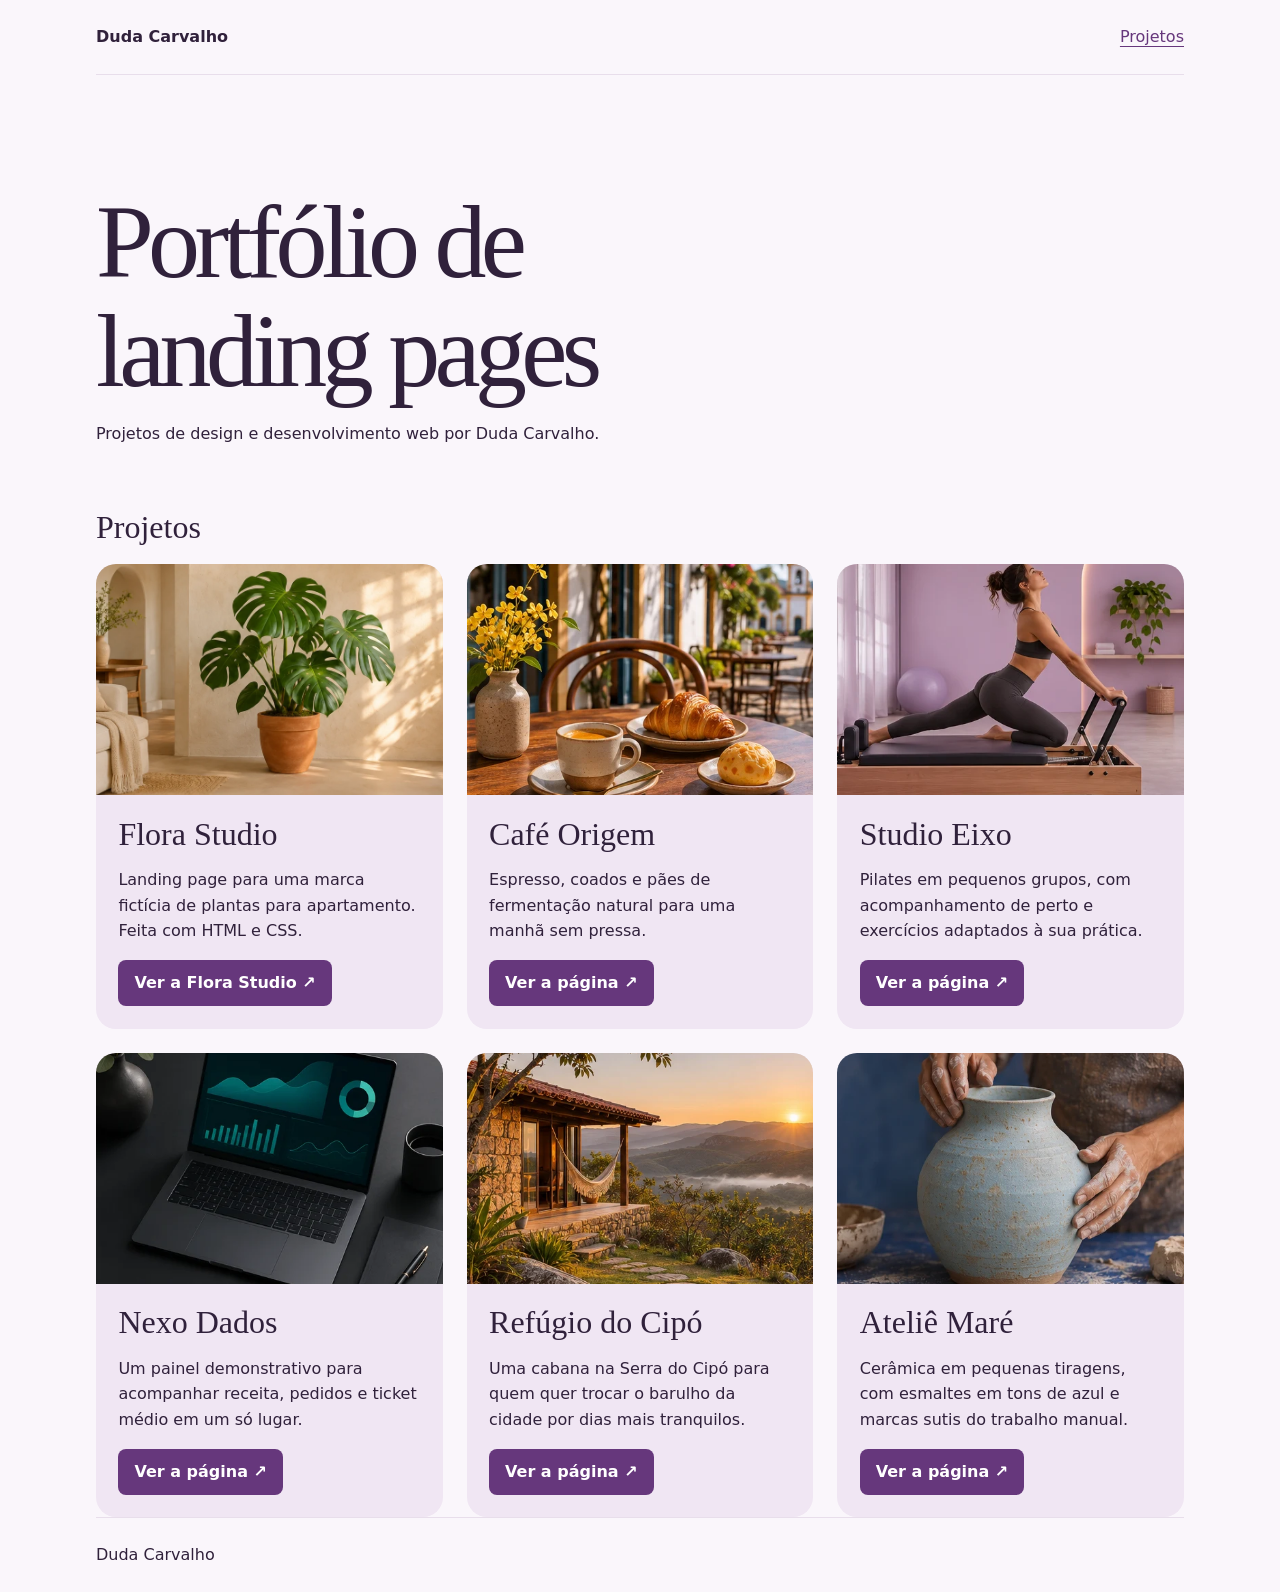
<file: index.html>
<!doctype html>
<html lang="pt-BR">
<head>
  <meta charset="utf-8">
  <meta name="viewport" content="width=device-width, initial-scale=1">
  <meta name="description" content="Portfólio de landing pages de Duda Carvalho.">
  <title>Duda Carvalho | Portfólio de landing pages</title>
  <style>
    * { box-sizing: border-box; }
    body { margin: 0; color: #30213b; background: #faf6fb; font: 1rem/1.6 system-ui, sans-serif; }
    .wrap { width: min(68rem, calc(100% - 2.5rem)); margin: auto; }
    header, footer { padding-block: 1.5rem; }
    header { display: flex; justify-content: space-between; gap: 1rem; border-bottom: 1px solid #e8deeb; }
    a { color: #66377c; text-underline-offset: .23em; }
    a:focus-visible { outline: 2px solid #66377c; outline-offset: 4px; }
    .intro { padding-block: clamp(3rem, 10vw, 7rem) 3rem; }
    h1, h2, h3 { font-family: Georgia, serif; font-weight: normal; line-height: 1.05; margin: 0; }
    h1 { max-width: 13ch; font-size: clamp(3rem, 9vw, 6.5rem); letter-spacing: -.055em; }
    h2 { font-size: 2rem; margin-bottom: 1.25rem; }
    h3 { font-size: 2rem; }
    .projects { display: grid; grid-template-columns: repeat(3, minmax(0, 1fr)); gap: 1.5rem; }
    article { display: grid; grid-template-rows: auto 1fr; background: #f0e6f3; border-radius: 1.25rem; overflow: hidden; }
    .preview { width: 100%; height: auto; aspect-ratio: 3 / 2; object-fit: cover; display: block; }
    .details { display: flex; flex-direction: column; align-items: flex-start; padding: 1.4rem; }
    .details a { margin-top: auto; }
    .sr-only { position: absolute; width: 1px; height: 1px; overflow: hidden; clip-path: inset(50%); white-space: nowrap; }
    .button { display: inline-block; padding: .65rem 1rem; border-radius: .5rem; background: #66377c; color: white; font-weight: 600; text-decoration: none; }
    .button:hover { background: #4c285e; }
    .button:focus-visible { outline-offset: 3px; }
    footer { margin-top: 3rem; border-top: 1px solid #e8deeb; }
    @media (max-width: 850px) { .projects { grid-template-columns: repeat(2, minmax(0, 1fr)); } }
    @media (max-width: 560px) { .projects { grid-template-columns: 1fr; } }
  </style>
</head>
<body>
  <header class="wrap">
    <strong>Duda Carvalho</strong>
    <a href="#projetos">Projetos</a>
  </header>
  <main class="wrap">
    <section class="intro">
      <h1>Portfólio de landing pages</h1>
      <p>Projetos de design e desenvolvimento web por Duda Carvalho.</p>
    </section>
    <section id="projetos" aria-labelledby="titulo-projetos">
      <h2 id="titulo-projetos">Projetos</h2>
      <div class="projects">
        <article>
          <img class="preview" src="flora-studio/images/sala.webp" width="768" height="512" alt="Costela-de-adão em uma sala iluminada pelo sol">
          <div class="details">
            <h3>Flora Studio</h3>
            <p>Landing page para uma marca fictícia de plantas para apartamento. Feita com HTML e CSS.</p>
            <a class="button" href="flora-studio/index.html">Ver a Flora Studio <span aria-hidden="true">↗</span></a>
          </div>
        </article>
        <article>
          <img class="preview" src="cafe-origem/images/capa.webp" alt="Xícara de espresso e pães em uma mesa iluminada" loading="lazy">
          <div class="details">
            <h3>Café Origem</h3>
            <p>Espresso, coados e pães de fermentação natural para uma manhã sem pressa.</p>
            <a class="button" href="cafe-origem/index.html">Ver a página <span class="sr-only">Café Origem</span><span aria-hidden="true"> ↗</span></a>
          </div>
        </article>
        <article>
          <img class="preview" src="studio-eixo/images/capa.webp" alt="Pessoa praticando pilates em um estúdio lilás" loading="lazy">
          <div class="details">
            <h3>Studio Eixo</h3>
            <p>Pilates em pequenos grupos, com acompanhamento de perto e exercícios adaptados à sua prática.</p>
            <a class="button" href="studio-eixo/index.html">Ver a página <span class="sr-only">Studio Eixo</span><span aria-hidden="true"> ↗</span></a>
          </div>
        </article>
        <article>
          <img class="preview" src="nexo-dados/images/capa.webp" alt="Notebook com gráficos de um painel de indicadores" loading="lazy">
          <div class="details">
            <h3>Nexo Dados</h3>
            <p>Um painel demonstrativo para acompanhar receita, pedidos e ticket médio em um só lugar.</p>
            <a class="button" href="nexo-dados/index.html">Ver a página <span class="sr-only">Nexo Dados</span><span aria-hidden="true"> ↗</span></a>
          </div>
        </article>
        <article>
          <img class="preview" src="refugio-do-cipo/images/capa.webp" alt="Cabana entre montanhas e neblina ao nascer do sol" loading="lazy">
          <div class="details">
            <h3>Refúgio do Cipó</h3>
            <p>Uma cabana na Serra do Cipó para quem quer trocar o barulho da cidade por dias mais tranquilos.</p>
            <a class="button" href="refugio-do-cipo/index.html">Ver a página <span class="sr-only">Refúgio do Cipó</span><span aria-hidden="true"> ↗</span></a>
          </div>
        </article>
        <article>
          <img class="preview" src="atelie-mare/images/capa.webp" alt="Mãos de uma ceramista trabalhando em um vaso azul" loading="lazy">
          <div class="details">
            <h3>Ateliê Maré</h3>
            <p>Cerâmica em pequenas tiragens, com esmaltes em tons de azul e marcas sutis do trabalho manual.</p>
            <a class="button" href="atelie-mare/index.html">Ver a página <span class="sr-only">Ateliê Maré</span><span aria-hidden="true"> ↗</span></a>
          </div>
        </article>
      </div>
    </section>
  </main>
  <footer class="wrap">Duda Carvalho</footer>
</body>
</html>
</file>
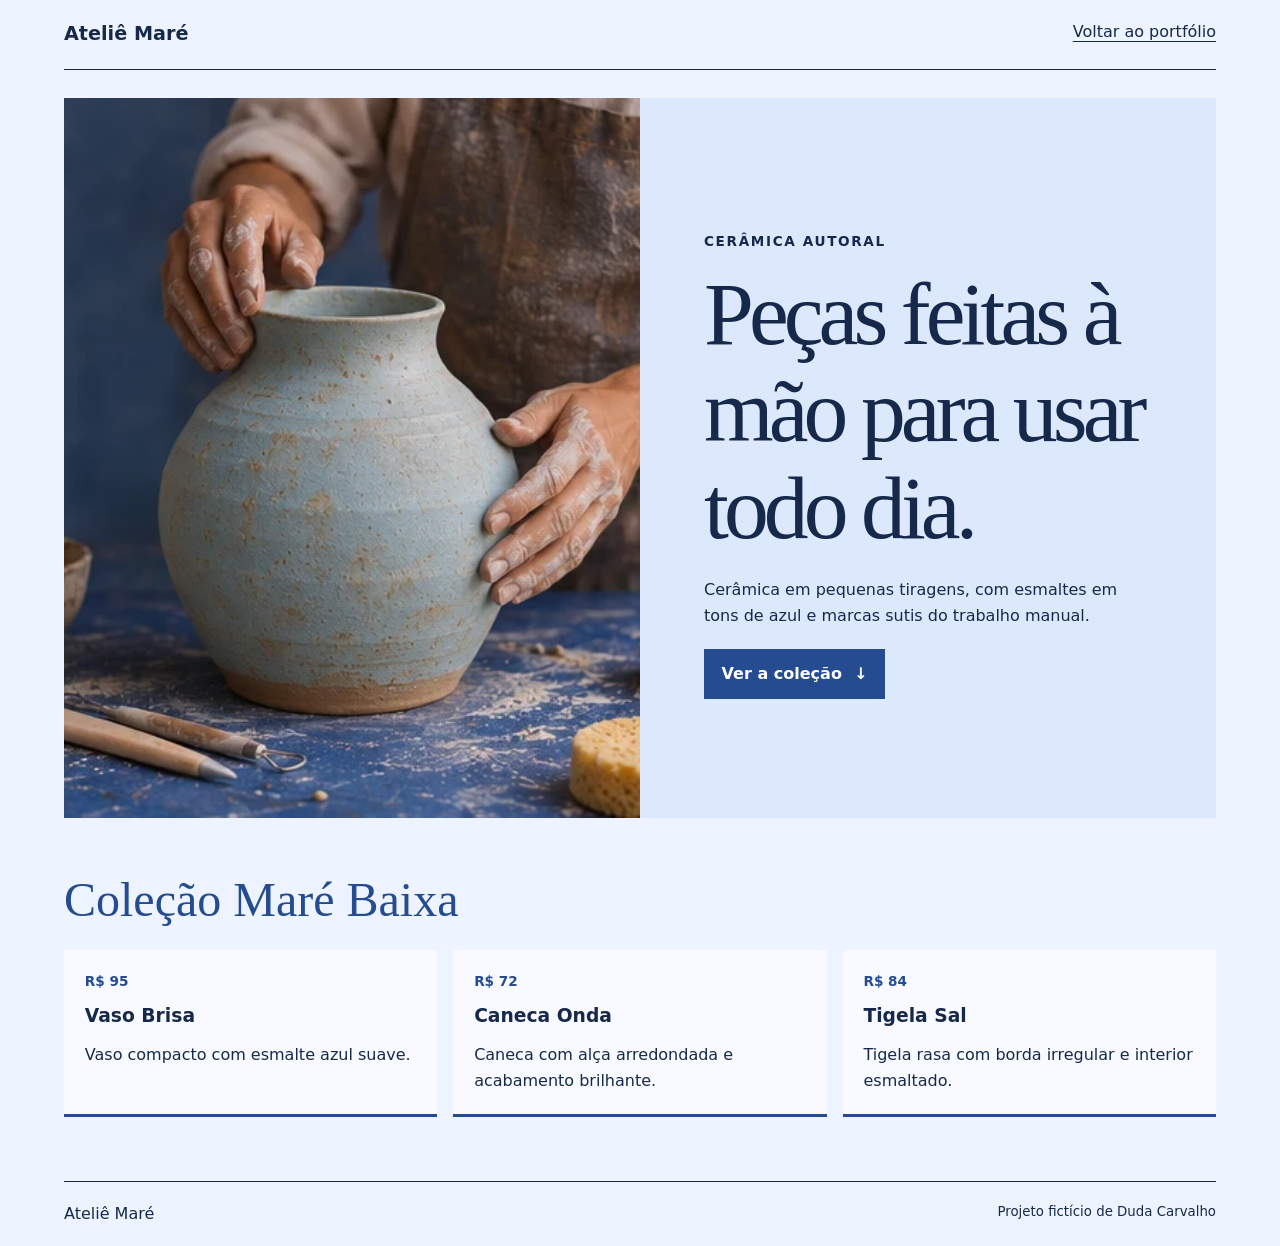
<file: atelie-mare/index.html>
<!doctype html>
<html lang="pt-BR">
<head>
  <meta charset="utf-8">
  <meta name="viewport" content="width=device-width, initial-scale=1">
  <meta name="description" content="Cerâmica em pequenas tiragens, com esmaltes em tons de azul e marcas sutis do trabalho manual.">
  <title>Ateliê Maré | Cerâmica autoral</title>
  <link rel="stylesheet" href="style.css">
</head>
<body class="atelie-mare">
  <header class="wrap top">
    <strong>Ateliê Maré</strong>
    <a href="../index.html#projetos">Voltar ao portfólio</a>
  </header>
  <main>
    <section class="wrap hero">
      <div class="hero-copy">
        <p class="category">Cerâmica autoral</p>
        <h1>Peças feitas à mão para usar todo dia.</h1>
        <p class="summary">Cerâmica em pequenas tiragens, com esmaltes em tons de azul e marcas sutis do trabalho manual.</p>
        <a class="button" href="#explorar">Ver a coleção <span aria-hidden="true">↓</span></a>
      </div>
      <img class="hero-image" src="images/capa.webp" alt="Mãos de uma ceramista trabalhando em um vaso azul" fetchpriority="high">
    </section>
    <section class="wrap content" id="explorar" aria-labelledby="section-title">
      <h2 id="section-title">Coleção Maré Baixa</h2>
      <div class="items">
        <article><p class="detail">R$ 95</p><h3>Vaso Brisa</h3><p>Vaso compacto com esmalte azul suave.</p></article><article><p class="detail">R$ 72</p><h3>Caneca Onda</h3><p>Caneca com alça arredondada e acabamento brilhante.</p></article><article><p class="detail">R$ 84</p><h3>Tigela Sal</h3><p>Tigela rasa com borda irregular e interior esmaltado.</p></article>
      </div>
    </section>
  </main>
  <footer class="wrap"><span>Ateliê Maré</span><small>Projeto fictício de Duda Carvalho</small></footer>
</body>
</html>
</file>
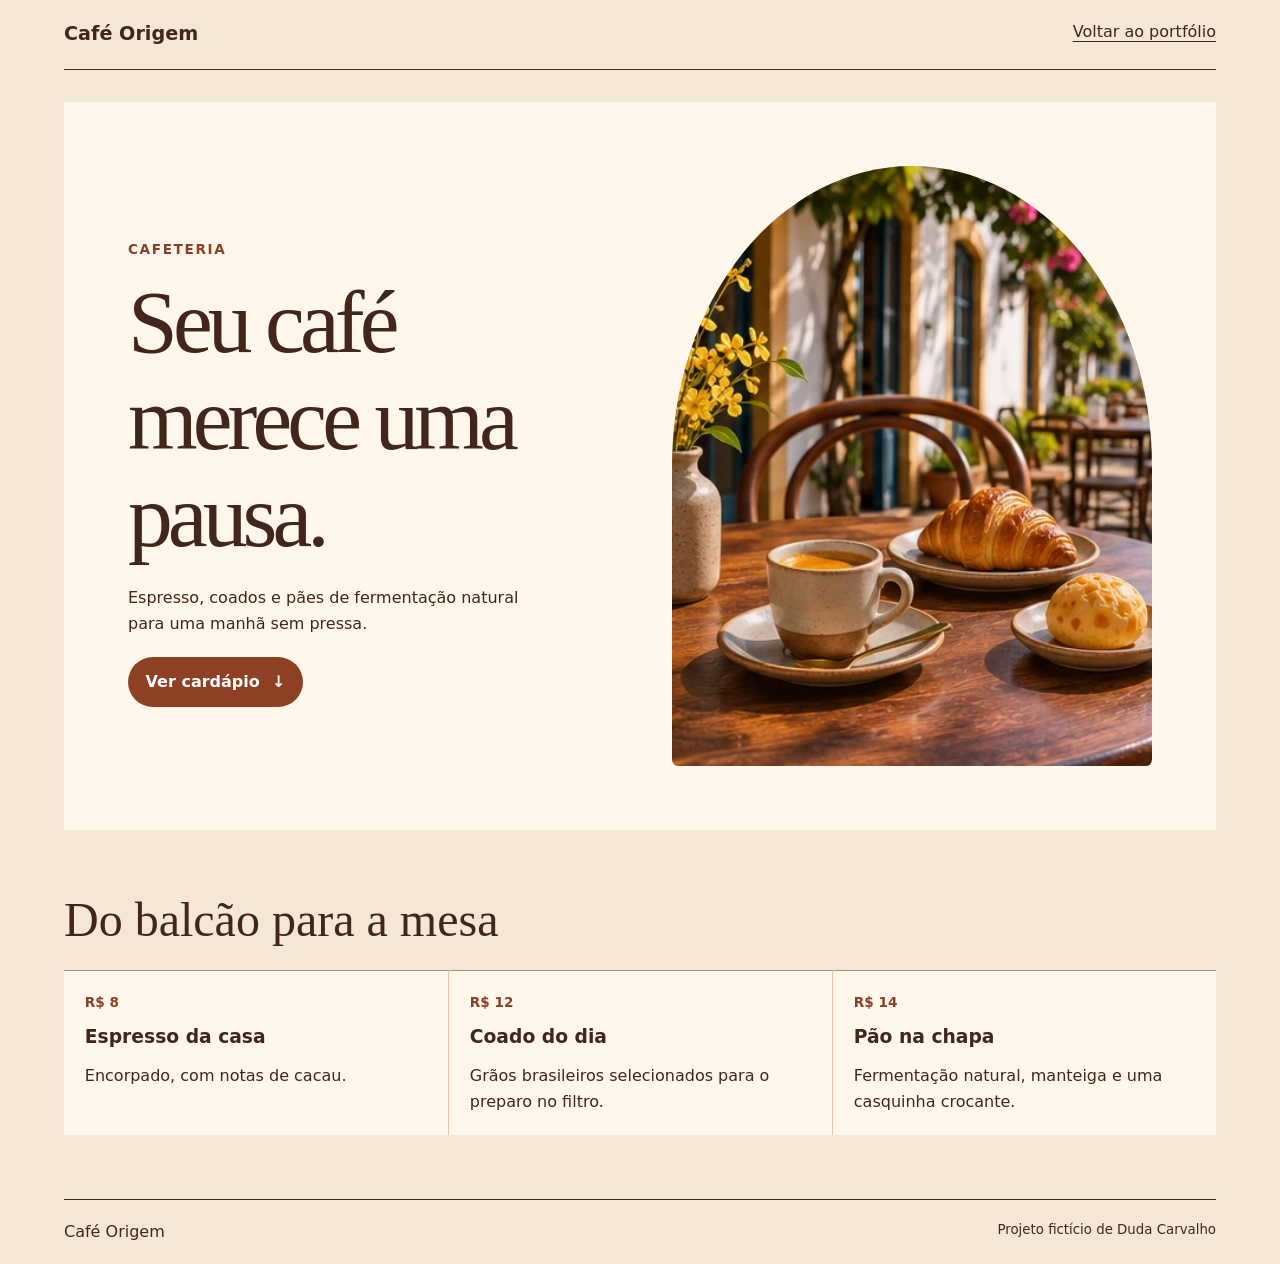
<file: cafe-origem/index.html>
<!doctype html>
<html lang="pt-BR">
<head>
  <meta charset="utf-8">
  <meta name="viewport" content="width=device-width, initial-scale=1">
  <meta name="description" content="Espresso, coados e pães de fermentação natural para uma manhã sem pressa.">
  <title>Café Origem | Cafeteria</title>
  <link rel="stylesheet" href="style.css">
</head>
<body class="cafe-origem">
  <header class="wrap top">
    <strong>Café Origem</strong>
    <a href="../index.html#projetos">Voltar ao portfólio</a>
  </header>
  <main>
    <section class="wrap hero">
      <div class="hero-copy">
        <p class="category">Cafeteria</p>
        <h1>Seu café merece uma pausa.</h1>
        <p class="summary">Espresso, coados e pães de fermentação natural para uma manhã sem pressa.</p>
        <a class="button" href="#explorar">Ver cardápio <span aria-hidden="true">↓</span></a>
      </div>
      <img class="hero-image" src="images/capa.webp" alt="Xícara de espresso e pães em uma mesa iluminada" fetchpriority="high">
    </section>
    <section class="wrap content" id="explorar" aria-labelledby="section-title">
      <h2 id="section-title">Do balcão para a mesa</h2>
      <div class="items">
        <article><p class="detail">R$ 8</p><h3>Espresso da casa</h3><p>Encorpado, com notas de cacau.</p></article><article><p class="detail">R$ 12</p><h3>Coado do dia</h3><p>Grãos brasileiros selecionados para o preparo no filtro.</p></article><article><p class="detail">R$ 14</p><h3>Pão na chapa</h3><p>Fermentação natural, manteiga e uma casquinha crocante.</p></article>
      </div>
    </section>
  </main>
  <footer class="wrap"><span>Café Origem</span><small>Projeto fictício de Duda Carvalho</small></footer>
</body>
</html>
</file>
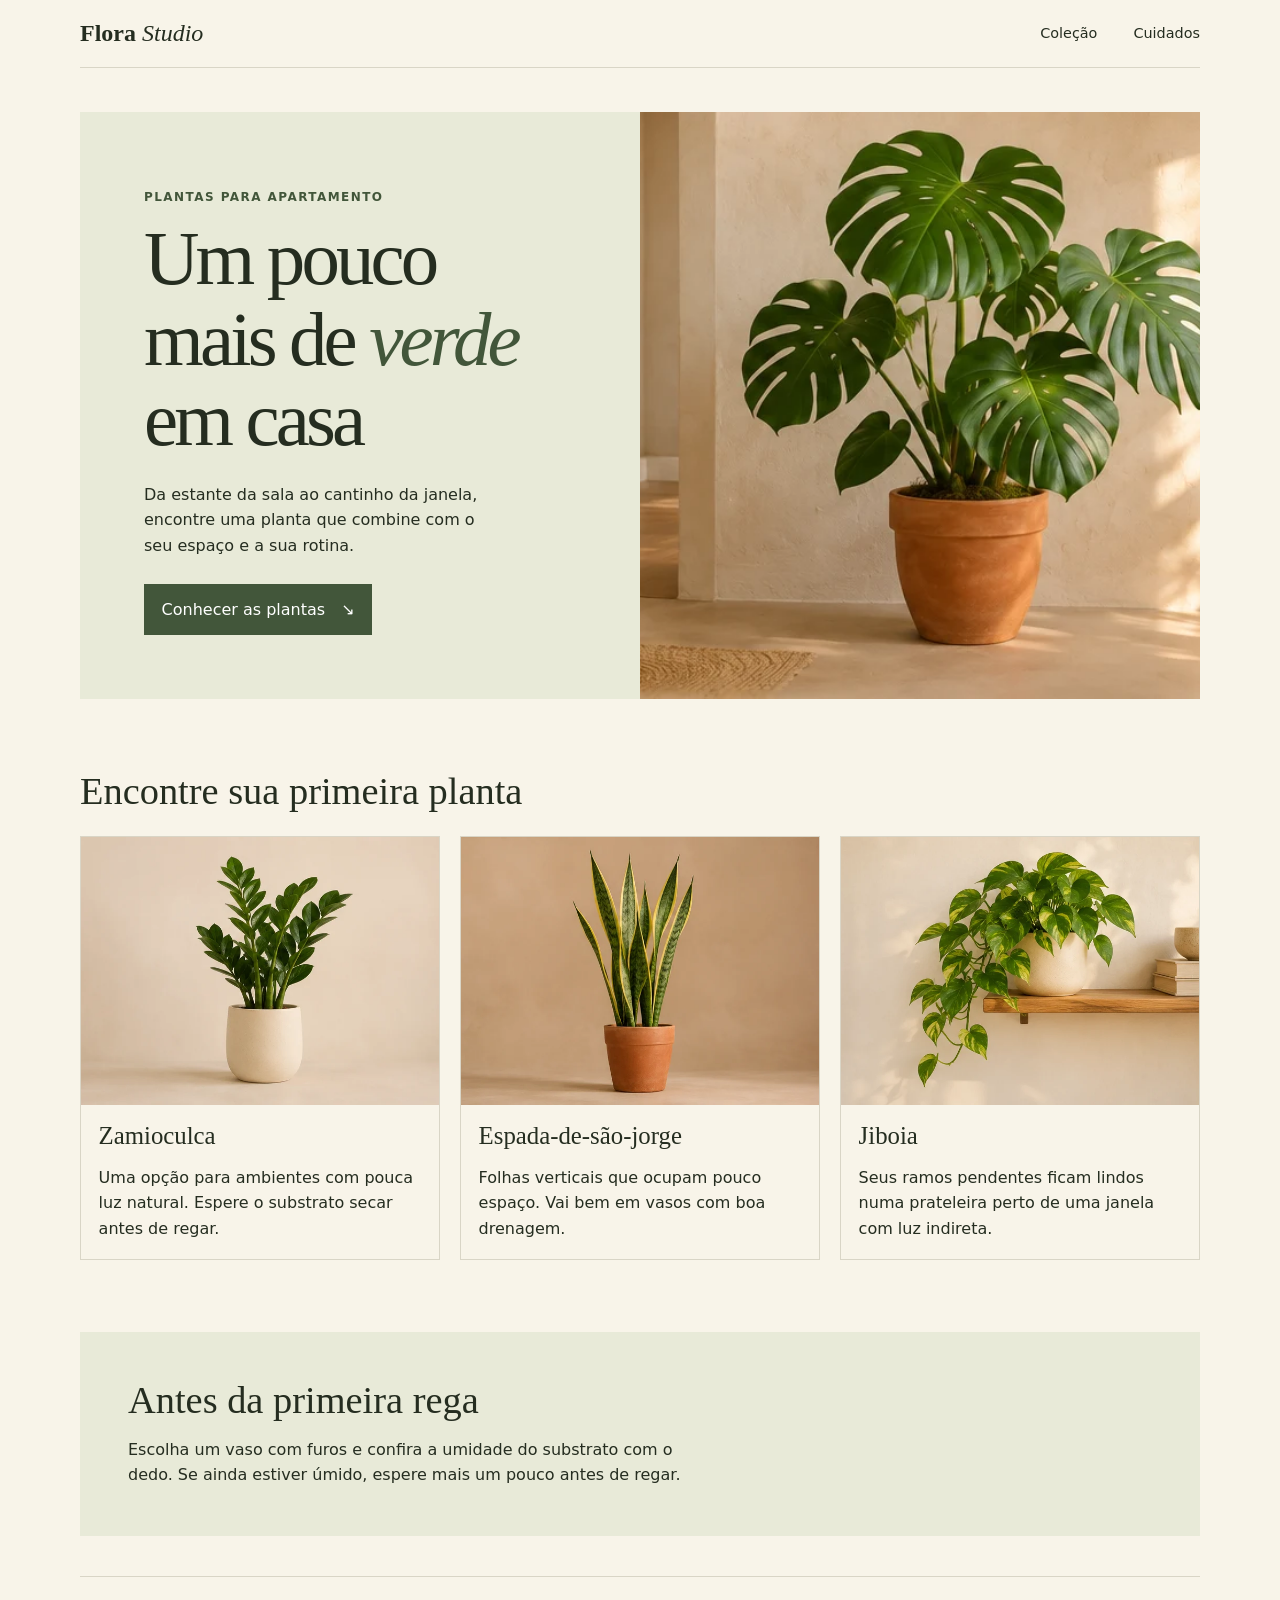
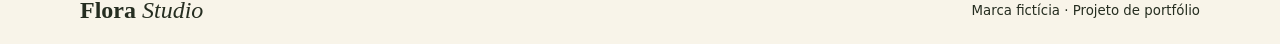
<file: flora-studio/index.html>
<!doctype html>
<html lang="pt-BR">
<head>
  <meta charset="utf-8">
  <meta name="viewport" content="width=device-width, initial-scale=1">
  <meta name="description" content="Conheça três plantas para cultivar dentro de casa e descubra qual combina com o seu espaço.">
  <title>Flora Studio | Plantas para apartamento</title>
  <link rel="stylesheet" href="style.css">
</head>
<body id="inicio">
  <header class="shell topbar">
    <a class="brand" href="#inicio">Flora<span> Studio</span></a>
    <nav aria-label="Navegação principal"><a href="#colecao">Coleção</a><a href="#cuidados">Cuidados</a></nav>
  </header>
  <main>
    <section class="shell hero" aria-labelledby="titulo">
      <div class="hero-copy">
        <p class="eyebrow">Plantas para apartamento</p>
        <h1 id="titulo">Um pouco mais de <em>verde</em> em casa</h1>
        <p>Da estante da sala ao cantinho da janela, encontre uma planta que combine com o seu espaço e a sua rotina.</p>
        <a class="button" href="#colecao">Conhecer as plantas <span aria-hidden="true">↘</span></a>
      </div>
      <img class="hero-image" src="images/sala.webp" alt="Costela-de-adão em vaso de terracota numa sala iluminada pelo sol" fetchpriority="high">
    </section>
    <section class="shell collection" id="colecao" aria-labelledby="titulo-colecao">
      <h2 id="titulo-colecao">Encontre sua primeira planta</h2>
      <div class="cards">
        <article>
          <img src="images/zamioculca.webp" alt="Zamioculca de folhas verdes brilhantes" loading="lazy">
          <div class="card-copy"><h3>Zamioculca</h3><p>Uma opção para ambientes com pouca luz natural. Espere o substrato secar antes de regar.</p></div>
        </article>
        <article>
          <img src="images/espada.webp" alt="Espada-de-são-jorge com folhas altas e listradas" loading="lazy">
          <div class="card-copy"><h3>Espada-de-são-jorge</h3><p>Folhas verticais que ocupam pouco espaço. Vai bem em vasos com boa drenagem.</p></div>
        </article>
        <article>
          <img src="images/jiboia.webp" alt="Jiboia com ramos pendentes sobre uma prateleira" loading="lazy">
          <div class="card-copy"><h3>Jiboia</h3><p>Seus ramos pendentes ficam lindos numa prateleira perto de uma janela com luz indireta.</p></div>
        </article>
      </div>
    </section>
    <section class="shell care" id="cuidados" aria-labelledby="titulo-cuidados">
      <h2 id="titulo-cuidados">Antes da primeira rega</h2>
      <p>Escolha um vaso com furos e confira a umidade do substrato com o dedo. Se ainda estiver úmido, espere mais um pouco antes de regar.</p>
    </section>
  </main>
  <footer class="shell footer">
    <a class="brand" href="#inicio">Flora<span> Studio</span></a>
    <small>Marca fictícia · Projeto de portfólio</small>
  </footer>
</body>
</html>
</file>
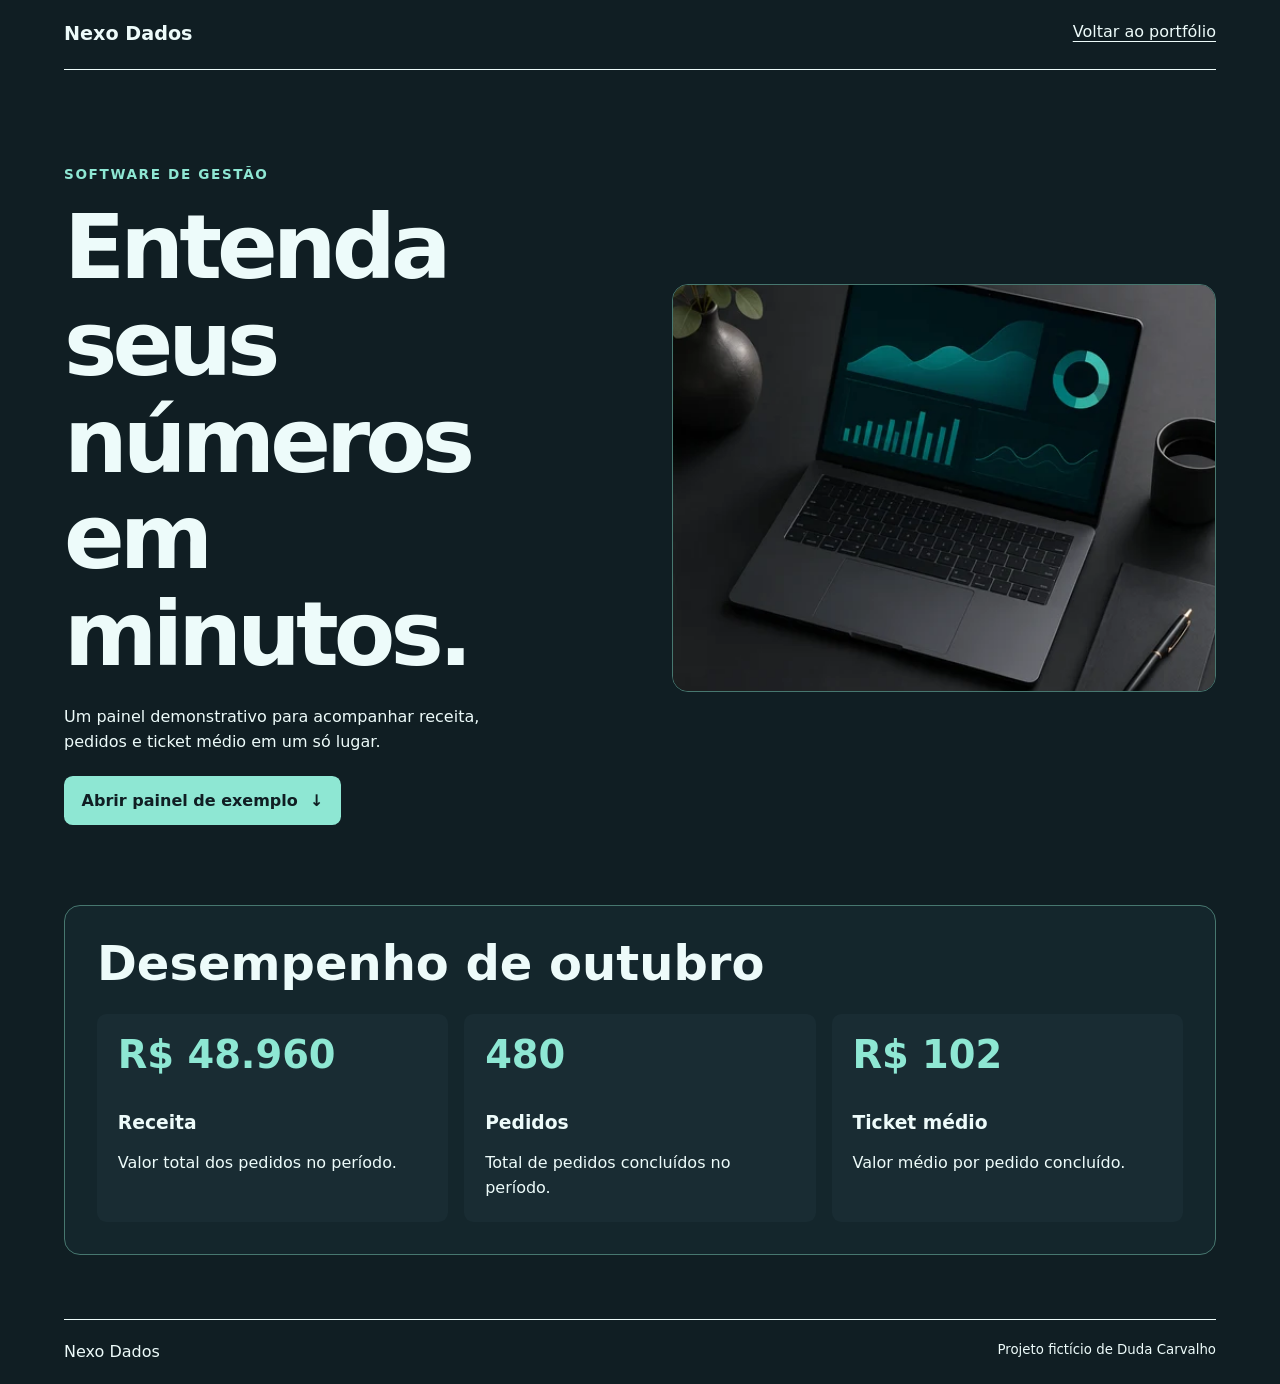
<file: nexo-dados/index.html>
<!doctype html>
<html lang="pt-BR">
<head>
  <meta charset="utf-8">
  <meta name="viewport" content="width=device-width, initial-scale=1">
  <meta name="description" content="Um painel demonstrativo para acompanhar receita, pedidos e ticket médio em um só lugar.">
  <title>Nexo Dados | Software de gestão</title>
  <link rel="stylesheet" href="style.css">
</head>
<body class="nexo-dados">
  <header class="wrap top">
    <strong>Nexo Dados</strong>
    <a href="../index.html#projetos">Voltar ao portfólio</a>
  </header>
  <main>
    <section class="wrap hero">
      <div class="hero-copy">
        <p class="category">Software de gestão</p>
        <h1>Entenda seus números em minutos.</h1>
        <p class="summary">Um painel demonstrativo para acompanhar receita, pedidos e ticket médio em um só lugar.</p>
        <a class="button" href="#explorar">Abrir painel de exemplo <span aria-hidden="true">↓</span></a>
      </div>
      <img class="hero-image" src="images/capa.webp" alt="Notebook com gráficos de um painel de indicadores" fetchpriority="high">
    </section>
    <section class="wrap content" id="explorar" aria-labelledby="section-title">
      <h2 id="section-title">Desempenho de outubro</h2>
      <div class="items">
        <article><p class="detail">R$ 48.960</p><h3>Receita</h3><p>Valor total dos pedidos no período.</p></article><article><p class="detail">480</p><h3>Pedidos</h3><p>Total de pedidos concluídos no período.</p></article><article><p class="detail">R$ 102</p><h3>Ticket médio</h3><p>Valor médio por pedido concluído.</p></article>
      </div>
    </section>
  </main>
  <footer class="wrap"><span>Nexo Dados</span><small>Projeto fictício de Duda Carvalho</small></footer>
</body>
</html>
</file>
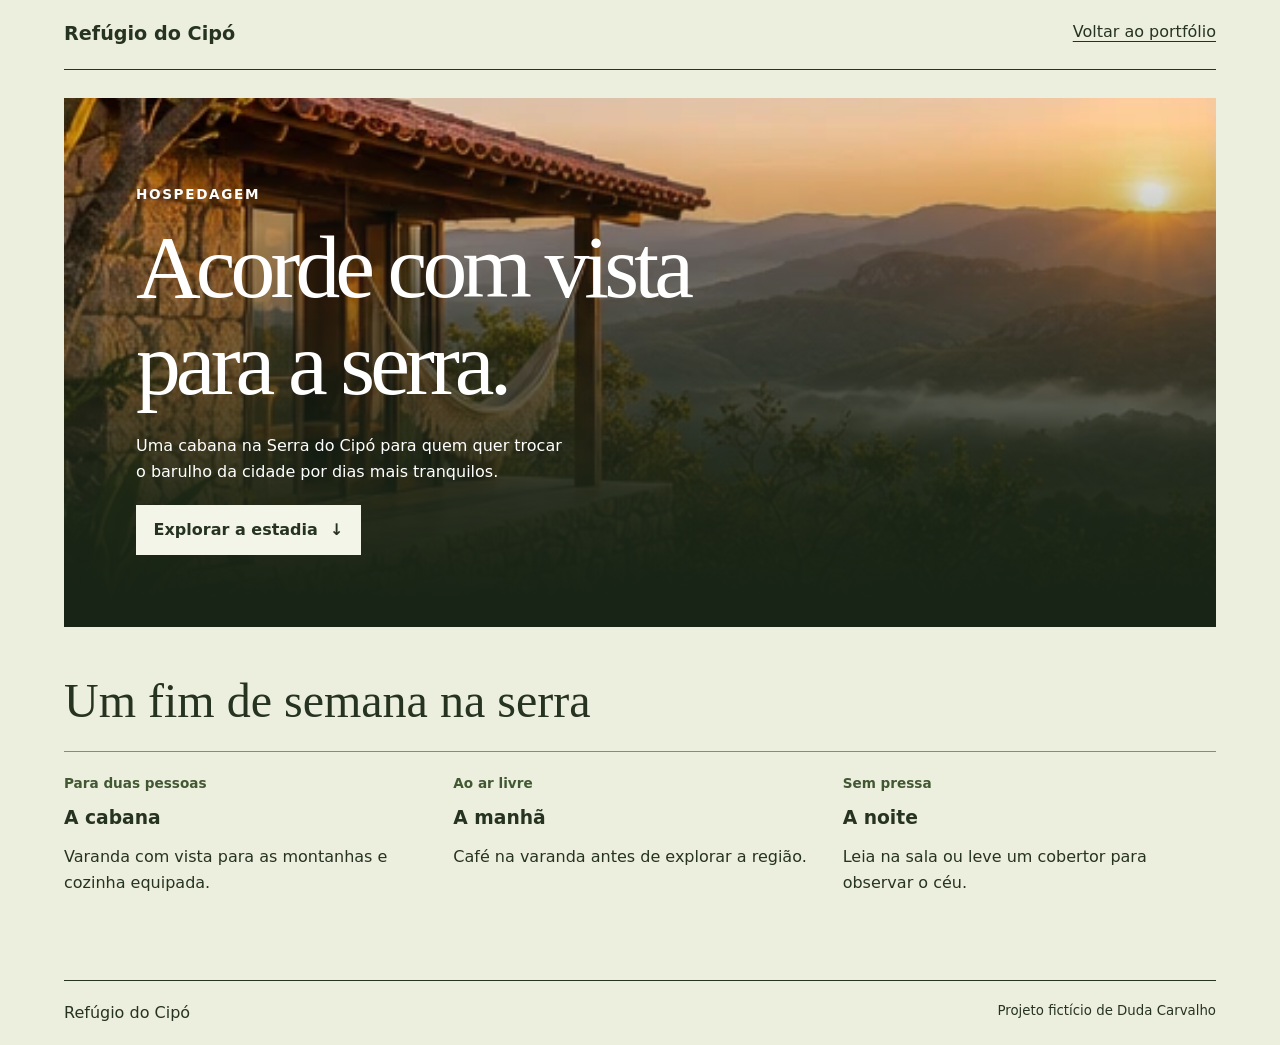
<file: refugio-do-cipo/index.html>
<!doctype html>
<html lang="pt-BR">
<head>
  <meta charset="utf-8">
  <meta name="viewport" content="width=device-width, initial-scale=1">
  <meta name="description" content="Uma cabana na Serra do Cipó para quem quer trocar o barulho da cidade por dias mais tranquilos.">
  <title>Refúgio do Cipó | Hospedagem</title>
  <link rel="stylesheet" href="style.css">
</head>
<body class="refugio-do-cipo">
  <header class="wrap top">
    <strong>Refúgio do Cipó</strong>
    <a href="../index.html#projetos">Voltar ao portfólio</a>
  </header>
  <main>
    <section class="wrap hero">
      <div class="hero-copy">
        <p class="category">Hospedagem</p>
        <h1>Acorde com vista para a serra.</h1>
        <p class="summary">Uma cabana na Serra do Cipó para quem quer trocar o barulho da cidade por dias mais tranquilos.</p>
        <a class="button" href="#explorar">Explorar a estadia <span aria-hidden="true">↓</span></a>
      </div>
      <img class="hero-image" src="images/capa.webp" alt="Cabana entre montanhas e neblina ao nascer do sol" fetchpriority="high">
    </section>
    <section class="wrap content" id="explorar" aria-labelledby="section-title">
      <h2 id="section-title">Um fim de semana na serra</h2>
      <div class="items">
        <article><p class="detail">Para duas pessoas</p><h3>A cabana</h3><p>Varanda com vista para as montanhas e cozinha equipada.</p></article><article><p class="detail">Ao ar livre</p><h3>A manhã</h3><p>Café na varanda antes de explorar a região.</p></article><article><p class="detail">Sem pressa</p><h3>A noite</h3><p>Leia na sala ou leve um cobertor para observar o céu.</p></article>
      </div>
    </section>
  </main>
  <footer class="wrap"><span>Refúgio do Cipó</span><small>Projeto fictício de Duda Carvalho</small></footer>
</body>
</html>
</file>
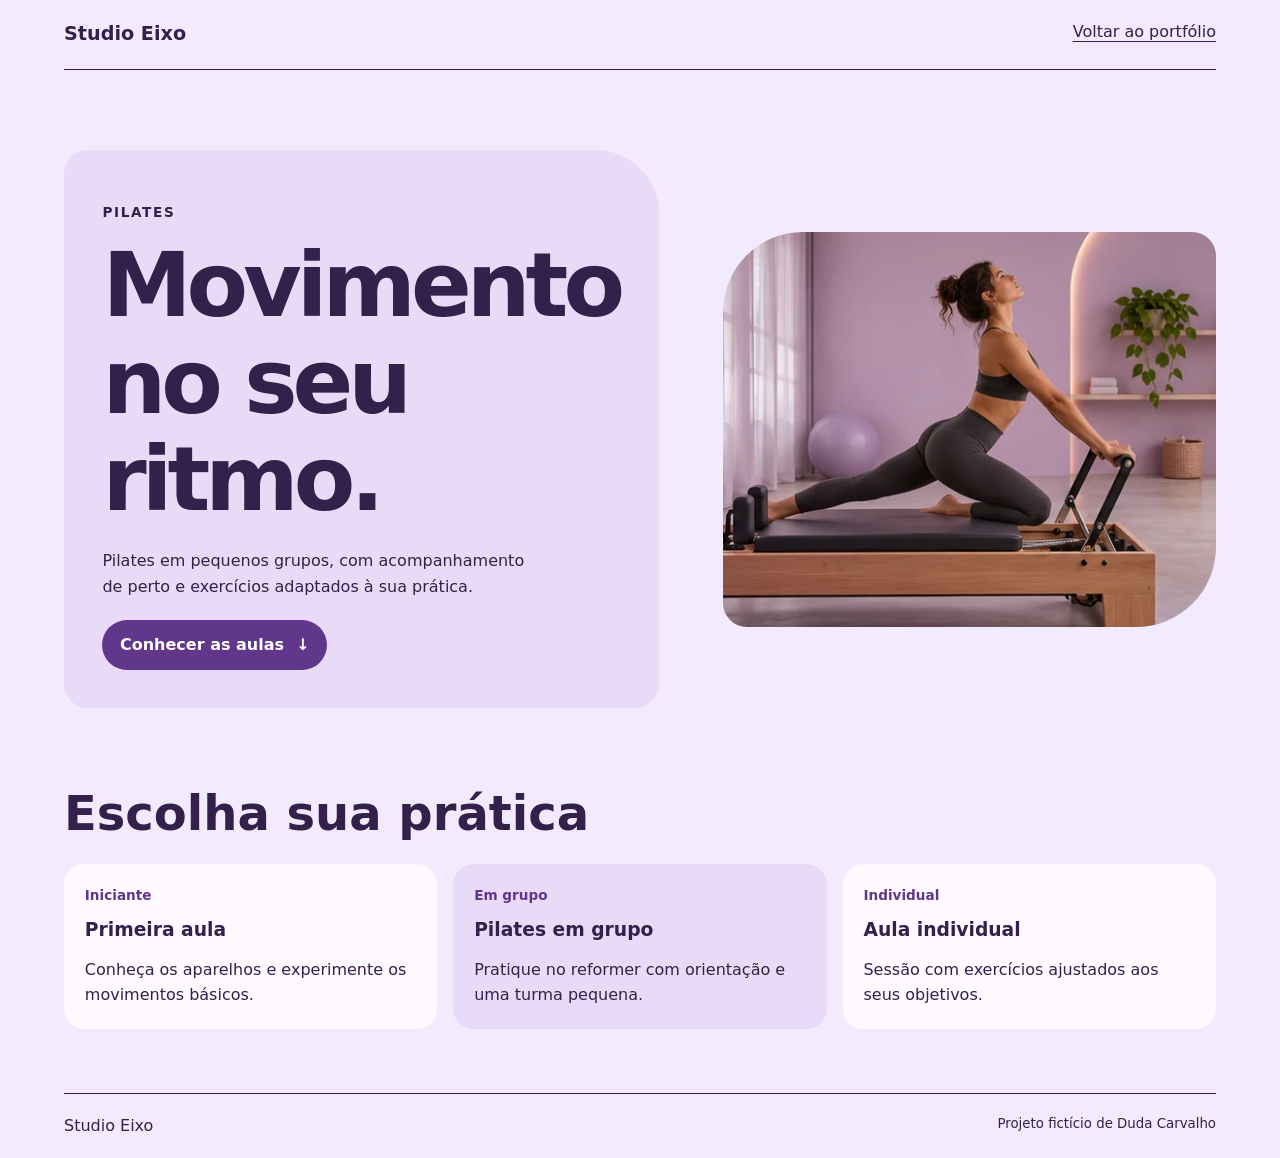
<file: studio-eixo/index.html>
<!doctype html>
<html lang="pt-BR">
<head>
  <meta charset="utf-8">
  <meta name="viewport" content="width=device-width, initial-scale=1">
  <meta name="description" content="Pilates em pequenos grupos, com acompanhamento de perto e exercícios adaptados à sua prática.">
  <title>Studio Eixo | Pilates</title>
  <link rel="stylesheet" href="style.css">
</head>
<body class="studio-eixo">
  <header class="wrap top">
    <strong>Studio Eixo</strong>
    <a href="../index.html#projetos">Voltar ao portfólio</a>
  </header>
  <main>
    <section class="wrap hero">
      <div class="hero-copy">
        <p class="category">Pilates</p>
        <h1>Movimento no seu ritmo.</h1>
        <p class="summary">Pilates em pequenos grupos, com acompanhamento de perto e exercícios adaptados à sua prática.</p>
        <a class="button" href="#explorar">Conhecer as aulas <span aria-hidden="true">↓</span></a>
      </div>
      <img class="hero-image" src="images/capa.webp" alt="Pessoa praticando pilates em um estúdio lilás" fetchpriority="high">
    </section>
    <section class="wrap content" id="explorar" aria-labelledby="section-title">
      <h2 id="section-title">Escolha sua prática</h2>
      <div class="items">
        <article><p class="detail">Iniciante</p><h3>Primeira aula</h3><p>Conheça os aparelhos e experimente os movimentos básicos.</p></article><article><p class="detail">Em grupo</p><h3>Pilates em grupo</h3><p>Pratique no reformer com orientação e uma turma pequena.</p></article><article><p class="detail">Individual</p><h3>Aula individual</h3><p>Sessão com exercícios ajustados aos seus objetivos.</p></article>
      </div>
    </section>
  </main>
  <footer class="wrap"><span>Studio Eixo</span><small>Projeto fictício de Duda Carvalho</small></footer>
</body>
</html>
</file>
<file: atelie-mare/style.css>
:root { --paper: #edf3ff; --ink: #17294a; --accent: #254b91; --surface: #f8faff; }
* { box-sizing: border-box; }
body { margin: 0; background: var(--paper); color: var(--ink); font: 1rem/1.6 system-ui, sans-serif; }
a { color: inherit; text-underline-offset: .25em; }
a:focus-visible { outline: 2px solid var(--ink); outline-offset: 4px; }
.wrap { width: min(72rem, calc(100% - 2.5rem)); margin-inline: auto; }
.top, footer { display: flex; justify-content: space-between; flex-wrap: wrap; gap: .75rem; padding-block: 1.2rem; border-bottom: 1px solid currentColor; }
.top strong { font-size: 1.2rem; }
.hero { display: grid; grid-template-columns: 1fr 1fr; align-items: center; gap: clamp(1.5rem, 5vw, 4rem); padding-block: clamp(2rem, 7vw, 5rem); }
.category, .detail { font-weight: 700; font-size: .85rem; }
.category { text-transform: uppercase; letter-spacing: .12em; }
h1, h2, h3 { line-height: 1.08; margin: 0; }
h1, h2 { font-family: Georgia, serif; font-weight: normal; }
h1 { font-size: clamp(2.65rem, 7vw, 5.6rem); letter-spacing: -.055em; }
h2 { font-size: clamp(2rem, 4vw, 3rem); margin-bottom: 1.5rem; }
.summary { max-width: 42ch; margin-block: 1.3rem; }
.hero-image { width: 100%; aspect-ratio: 1 / 1; object-fit: cover; display: block; }
.button { display: inline-flex; gap: .75rem; padding: .75rem 1.1rem; background: var(--accent); color: white; text-decoration: none; font-weight: 650; }
.button:hover { text-decoration: underline; }
.items { display: grid; grid-template-columns: repeat(3, minmax(0, 1fr)); gap: 1rem; }
.items article { background: var(--surface); padding: 1.3rem; }
.items p:last-child { margin-bottom: 0; }
.detail { color: var(--accent); margin-top: 0; }
footer { margin-top: 4rem; border-top: 1px solid currentColor; border-bottom: 0; }


.hero { grid-template-columns: 1fr 1fr; background: #dce8fc; margin-block: 1.75rem 3.5rem; padding: 0; gap: 0; }
.hero-image { grid-column: 1; grid-row: 1; height: 100%; aspect-ratio: 4 / 5; }
.hero-copy { grid-column: 2; grid-row: 1; padding: clamp(1.3rem, 5vw, 4rem); }
.items article { border-bottom: 3px solid var(--accent); }
.content h2 { color: var(--accent); }
@media (max-width: 660px) {
  .hero-copy { grid-column: 1; grid-row: 1; }
  .hero-image { grid-row: 2; height: auto; aspect-ratio: 4 / 3; }
}

@media (max-width: 660px) {
  .hero, .items { grid-template-columns: 1fr; }
}
</file>
<file: cafe-origem/style.css>
:root { --paper: #f5e7d5; --ink: #42261b; --accent: #8d4023; --surface: #fff7ec; }
* { box-sizing: border-box; }
body { margin: 0; background: var(--paper); color: var(--ink); font: 1rem/1.6 system-ui, sans-serif; }
a { color: inherit; text-underline-offset: .25em; }
a:focus-visible { outline: 2px solid var(--ink); outline-offset: 4px; }
.wrap { width: min(72rem, calc(100% - 2.5rem)); margin-inline: auto; }
.top, footer { display: flex; justify-content: space-between; flex-wrap: wrap; gap: .75rem; padding-block: 1.2rem; border-bottom: 1px solid currentColor; }
.top strong { font-size: 1.2rem; }
.hero { display: grid; grid-template-columns: 1fr 1fr; align-items: center; gap: clamp(1.5rem, 5vw, 4rem); padding-block: clamp(2rem, 7vw, 5rem); }
.category, .detail { font-weight: 700; font-size: .85rem; }
.category { text-transform: uppercase; letter-spacing: .12em; }
h1, h2, h3 { line-height: 1.08; margin: 0; }
h1, h2 { font-family: Georgia, serif; font-weight: normal; }
h1 { font-size: clamp(2.65rem, 7vw, 5.6rem); letter-spacing: -.055em; }
h2 { font-size: clamp(2rem, 4vw, 3rem); margin-bottom: 1.5rem; }
.summary { max-width: 42ch; margin-block: 1.3rem; }
.hero-image { width: 100%; aspect-ratio: 1 / 1; object-fit: cover; display: block; }
.button { display: inline-flex; gap: .75rem; padding: .75rem 1.1rem; background: var(--accent); color: white; text-decoration: none; font-weight: 650; }
.button:hover { text-decoration: underline; }
.items { display: grid; grid-template-columns: repeat(3, minmax(0, 1fr)); gap: 1rem; }
.items article { background: var(--surface); padding: 1.3rem; }
.items p:last-child { margin-bottom: 0; }
.detail { color: var(--accent); margin-top: 0; }
footer { margin-top: 4rem; border-top: 1px solid currentColor; border-bottom: 0; }


.hero { background: #fff7ec; padding: clamp(1.4rem, 5vw, 4rem); margin-top: 2rem; }
.hero-image { border-radius: 50% 50% .4rem .4rem; aspect-ratio: 4 / 5; }
.category { color: var(--accent); }
.content { margin-top: 4rem; }
.items { gap: 0; }
.items article { border-top: 1px solid #b58a75; }
.items article + article { border-left: 1px solid #e0c6ae; }
.button { border-radius: 100px; }
@media (max-width: 660px) { .items article + article { border-left: 0; } }

@media (max-width: 660px) {
  .hero, .items { grid-template-columns: 1fr; }
}
</file>
<file: flora-studio/style.css>
:root {
  color-scheme: light;
  --paper: #f8f4e9;
  --ink: #252d20;
  --olive: #42563a;
  --line: #d9d5c6;
  --serif: Georgia, 'Times New Roman', serif;
}
* { box-sizing: border-box; }
body { margin: 0; background: var(--paper); color: var(--ink); font: 1rem/1.6 system-ui, sans-serif; }
a { color: inherit; text-underline-offset: .25em; }
a:focus-visible { outline: 2px solid #a34828; outline-offset: 5px; }
img { display: block; width: 100%; object-fit: cover; }
.shell { width: min(1120px, calc(100% - 3rem)); margin-inline: auto; }
.topbar, .footer { display: flex; justify-content: space-between; align-items: center; gap: 1rem; padding-block: 1.25rem; }
.topbar { border-bottom: 1px solid var(--line); }
.brand { font: bold 1.5rem var(--serif); text-decoration: none; }
.brand span { font-weight: normal; font-style: italic; }
nav { display: flex; gap: clamp(.8rem, 4vw, 2.25rem); font-size: .9rem; }
nav a { text-decoration: none; }
nav a:hover { text-decoration: underline; }
.hero { display: grid; grid-template-columns: 1fr 1fr; align-items: stretch; padding-block: 2.75rem 4.5rem; }
.hero-copy { background: #e8ead8; padding: clamp(1.4rem, 5vw, 4.5rem); display: grid; align-content: center; justify-items: start; }
.eyebrow { color: var(--olive); font-size: .75rem; font-weight: 700; letter-spacing: .12em; text-transform: uppercase; }
h1, h2, h3 { font: normal 2.4rem/1.05 var(--serif); margin: 0; }
h1 { font-size: clamp(2.75rem, 6vw, 5.4rem); letter-spacing: -.05em; }
h1 em { color: var(--olive); }
.hero-copy > p:not(.eyebrow) { max-width: 35ch; margin-block: 1.3rem 1.6rem; }
.hero-image { height: 100%; min-height: 26rem; }
.button { display: inline-flex; align-items: center; gap: 1rem; padding: .8rem 1.1rem; background: var(--olive); color: white; text-decoration: none; }
.button:hover { background: var(--ink); }
.collection h2 { margin-bottom: 1.5rem; }
.cards { display: grid; grid-template-columns: repeat(3, minmax(0, 1fr)); gap: 1.25rem; }
.cards article { border: 1px solid var(--line); }
.cards img { aspect-ratio: 4 / 3; }
.card-copy { padding: 1.1rem; }
h3 { font-size: 1.55rem; }
.card-copy p { margin-bottom: 0; }
.care { background: #e8ead8; padding: clamp(1.4rem, 5vw, 3rem); margin-block: 4.5rem 2.5rem; }
.care p { max-width: 58ch; margin-bottom: 0; }
.footer { border-top: 1px solid var(--line); flex-wrap: wrap; }
@media (max-width: 720px) {
  .shell { width: calc(100% - 2rem); }
  .hero { grid-template-columns: 1fr; padding-block: 1.5rem 3rem; }
  .hero-image { height: auto; min-height: 0; aspect-ratio: 4 / 3; }
  .cards { grid-template-columns: 1fr; }
  .care { margin-top: 3rem; }
}
</file>
<file: nexo-dados/style.css>
:root { --paper: #101e23; --ink: #edfbfa; --accent: #8ee7d3; --surface: #192c33; }
* { box-sizing: border-box; }
body { margin: 0; background: var(--paper); color: var(--ink); font: 1rem/1.6 system-ui, sans-serif; }
a { color: inherit; text-underline-offset: .25em; }
a:focus-visible { outline: 2px solid var(--ink); outline-offset: 4px; }
.wrap { width: min(72rem, calc(100% - 2.5rem)); margin-inline: auto; }
.top, footer { display: flex; justify-content: space-between; flex-wrap: wrap; gap: .75rem; padding-block: 1.2rem; border-bottom: 1px solid currentColor; }
.top strong { font-size: 1.2rem; }
.hero { display: grid; grid-template-columns: 1fr 1fr; align-items: center; gap: clamp(1.5rem, 5vw, 4rem); padding-block: clamp(2rem, 7vw, 5rem); }
.category, .detail { font-weight: 700; font-size: .85rem; }
.category { text-transform: uppercase; letter-spacing: .12em; }
h1, h2, h3 { line-height: 1.08; margin: 0; }
h1, h2 { font-family: Georgia, serif; font-weight: normal; }
h1 { font-size: clamp(2.65rem, 7vw, 5.6rem); letter-spacing: -.055em; }
h2 { font-size: clamp(2rem, 4vw, 3rem); margin-bottom: 1.5rem; }
.summary { max-width: 42ch; margin-block: 1.3rem; }
.hero-image { width: 100%; aspect-ratio: 1 / 1; object-fit: cover; display: block; }
.button { display: inline-flex; gap: .75rem; padding: .75rem 1.1rem; background: var(--accent); color: white; text-decoration: none; font-weight: 650; }
.button:hover { text-decoration: underline; }
.items { display: grid; grid-template-columns: repeat(3, minmax(0, 1fr)); gap: 1rem; }
.items article { background: var(--surface); padding: 1.3rem; }
.items p:last-child { margin-bottom: 0; }
.detail { color: var(--accent); margin-top: 0; }
footer { margin-top: 4rem; border-top: 1px solid currentColor; border-bottom: 0; }


h1, h2 { font-family: system-ui, sans-serif; font-weight: 650; }
.hero { grid-template-columns: 1fr 1fr; }
.hero-image { aspect-ratio: 4 / 3; border: 1px solid #47776f; border-radius: 1rem; }
.button { color: var(--paper); border-radius: .55rem; }
.category { color: var(--accent); }
.content { background: #14262c; padding: clamp(1.1rem, 4vw, 2rem); border: 1px solid #47776f; border-radius: 1rem; }
.items article { border-radius: .6rem; }
.detail { font-size: clamp(1.5rem, 4vw, 2.4rem); line-height: 1.05; }

@media (max-width: 660px) {
  .hero, .items { grid-template-columns: 1fr; }
}
</file>
<file: refugio-do-cipo/style.css>
:root { --paper: #edefde; --ink: #263321; --accent: #415832; --surface: #fafbef; }
* { box-sizing: border-box; }
body { margin: 0; background: var(--paper); color: var(--ink); font: 1rem/1.6 system-ui, sans-serif; }
a { color: inherit; text-underline-offset: .25em; }
a:focus-visible { outline: 2px solid var(--ink); outline-offset: 4px; }
.wrap { width: min(72rem, calc(100% - 2.5rem)); margin-inline: auto; }
.top, footer { display: flex; justify-content: space-between; flex-wrap: wrap; gap: .75rem; padding-block: 1.2rem; border-bottom: 1px solid currentColor; }
.top strong { font-size: 1.2rem; }
.hero { display: grid; grid-template-columns: 1fr 1fr; align-items: center; gap: clamp(1.5rem, 5vw, 4rem); padding-block: clamp(2rem, 7vw, 5rem); }
.category, .detail { font-weight: 700; font-size: .85rem; }
.category { text-transform: uppercase; letter-spacing: .12em; }
h1, h2, h3 { line-height: 1.08; margin: 0; }
h1, h2 { font-family: Georgia, serif; font-weight: normal; }
h1 { font-size: clamp(2.65rem, 7vw, 5.6rem); letter-spacing: -.055em; }
h2 { font-size: clamp(2rem, 4vw, 3rem); margin-bottom: 1.5rem; }
.summary { max-width: 42ch; margin-block: 1.3rem; }
.hero-image { width: 100%; aspect-ratio: 1 / 1; object-fit: cover; display: block; }
.button { display: inline-flex; gap: .75rem; padding: .75rem 1.1rem; background: var(--accent); color: white; text-decoration: none; font-weight: 650; }
.button:hover { text-decoration: underline; }
.items { display: grid; grid-template-columns: repeat(3, minmax(0, 1fr)); gap: 1rem; }
.items article { background: var(--surface); padding: 1.3rem; }
.items p:last-child { margin-bottom: 0; }
.detail { color: var(--accent); margin-top: 0; }
footer { margin-top: 4rem; border-top: 1px solid currentColor; border-bottom: 0; }


.hero { display: grid; grid-template-columns: 1fr; gap: 0; position: relative; margin-block: 1.75rem 3rem; padding: 0; min-height: 32rem; isolation: isolate; align-items: end; overflow: hidden; }
.hero-copy { z-index: 1; padding: clamp(1.3rem, 6vw, 4.5rem); max-width: 48rem; color: white; }
.hero-image { position: absolute; inset: 0; width: 100%; height: 100%; object-position: center; z-index: -2; }
.hero::before { content: ""; position: absolute; inset: 0; background: linear-gradient(0deg, #182416 5%, #182416e6 25%, #18241600 95%); z-index: -1; }
.hero .button { background: #f3f5e9; color: var(--ink); }
.hero a:focus-visible { outline-color: white; }
.items { border-top: 1px solid #809071; }
.items article { background: transparent; padding-inline: 0; }

@media (max-width: 660px) {
  .hero, .items { grid-template-columns: 1fr; }
}
</file>
<file: studio-eixo/style.css>
:root { --paper: #f2eafd; --ink: #33204b; --accent: #60378b; --surface: #fffaff; }
* { box-sizing: border-box; }
body { margin: 0; background: var(--paper); color: var(--ink); font: 1rem/1.6 system-ui, sans-serif; }
a { color: inherit; text-underline-offset: .25em; }
a:focus-visible { outline: 2px solid var(--ink); outline-offset: 4px; }
.wrap { width: min(72rem, calc(100% - 2.5rem)); margin-inline: auto; }
.top, footer { display: flex; justify-content: space-between; flex-wrap: wrap; gap: .75rem; padding-block: 1.2rem; border-bottom: 1px solid currentColor; }
.top strong { font-size: 1.2rem; }
.hero { display: grid; grid-template-columns: 1fr 1fr; align-items: center; gap: clamp(1.5rem, 5vw, 4rem); padding-block: clamp(2rem, 7vw, 5rem); }
.category, .detail { font-weight: 700; font-size: .85rem; }
.category { text-transform: uppercase; letter-spacing: .12em; }
h1, h2, h3 { line-height: 1.08; margin: 0; }
h1, h2 { font-family: Georgia, serif; font-weight: normal; }
h1 { font-size: clamp(2.65rem, 7vw, 5.6rem); letter-spacing: -.055em; }
h2 { font-size: clamp(2rem, 4vw, 3rem); margin-bottom: 1.5rem; }
.summary { max-width: 42ch; margin-block: 1.3rem; }
.hero-image { width: 100%; aspect-ratio: 1 / 1; object-fit: cover; display: block; }
.button { display: inline-flex; gap: .75rem; padding: .75rem 1.1rem; background: var(--accent); color: white; text-decoration: none; font-weight: 650; }
.button:hover { text-decoration: underline; }
.items { display: grid; grid-template-columns: repeat(3, minmax(0, 1fr)); gap: 1rem; }
.items article { background: var(--surface); padding: 1.3rem; }
.items p:last-child { margin-bottom: 0; }
.detail { color: var(--accent); margin-top: 0; }
footer { margin-top: 4rem; border-top: 1px solid currentColor; border-bottom: 0; }


h1, h2 { font-family: system-ui, sans-serif; font-weight: 620; }
.hero { grid-template-columns: 1fr 1.15fr; }
.hero-image { border-radius: 5rem 1.5rem; aspect-ratio: 5 / 4; }
.hero-copy { padding: clamp(1rem, 3vw, 3rem); background: #e9dbf8; border-radius: 1.5rem 4rem 1.5rem 1.5rem; }
.button { border-radius: 100px; }
.items article { border-radius: 1.3rem; }
.items article:nth-child(2) { background: #e9dbf8; }

@media (max-width: 660px) {
  .hero, .items { grid-template-columns: 1fr; }
}
</file>
